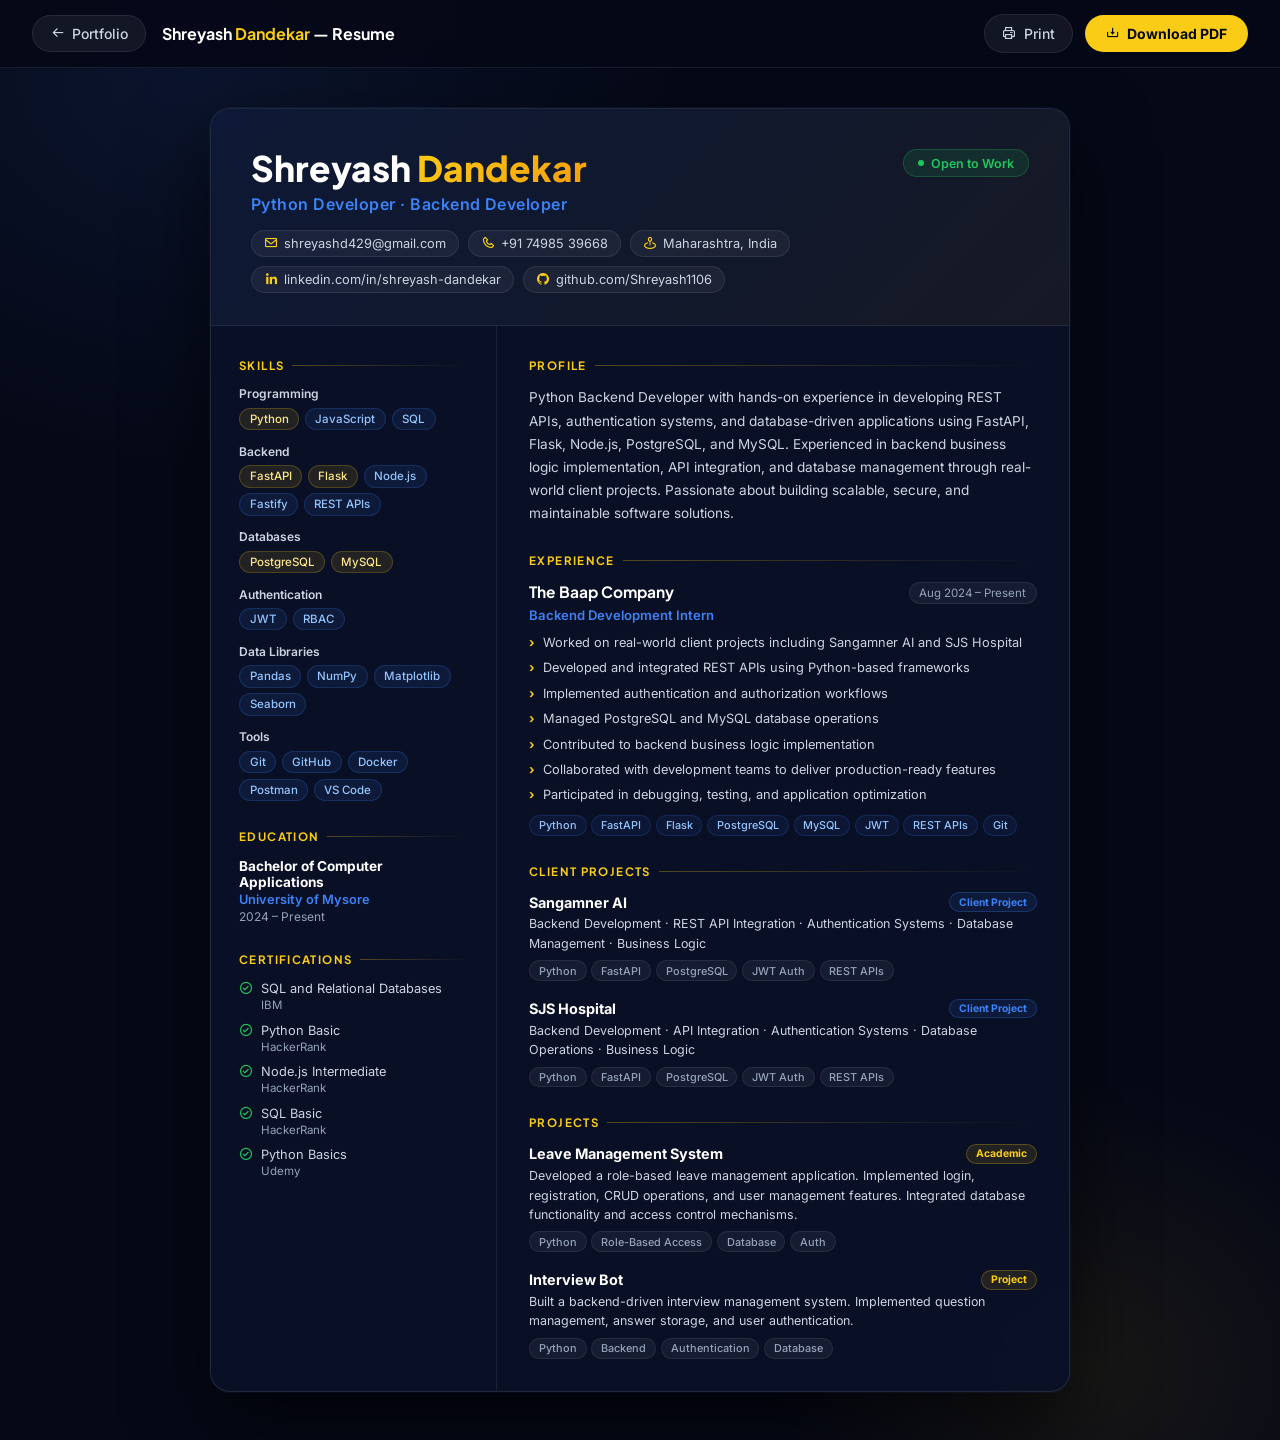
<file: resume.html>
<!DOCTYPE html>
<html lang="en">
  <head>
    <meta charset="UTF-8" />
    <meta name="viewport" content="width=device-width, initial-scale=1.0" />
    <meta name="description" content="Shreyash Dandekar — Resume | Python & Backend Developer" />
    <title>Resume — Shreyash Dandekar</title>
    <link rel="preconnect" href="https://fonts.googleapis.com" />
    <link rel="preconnect" href="https://fonts.gstatic.com" crossorigin />
    <link href="https://fonts.googleapis.com/css2?family=Inter:wght@400;500;600;700&family=Plus+Jakarta+Sans:wght@600;700;800&display=swap" rel="stylesheet" />
    <link href="https://cdn.jsdelivr.net/npm/boxicons@2.1.4/css/boxicons.min.css" rel="stylesheet" />
    <style>
      /* ── TOKENS ── */
      :root {
        --bg:       #050816;
        --surface:  rgba(15, 23, 42, 0.9);
        --border:   rgba(255,255,255,0.08);
        --yellow:   #facc15;
        --blue:     #3b82f6;
        --green:    #22c55e;
        --txt:      #ffffff;
        --txt-2:    #cbd5e1;
        --muted:    #94a3b8;
        --font:     "Inter", system-ui, sans-serif;
        --display:  "Plus Jakarta Sans", system-ui, sans-serif;
      }

      *, *::before, *::after { box-sizing: border-box; margin: 0; padding: 0; }
      html { font-size: 16px; }
      body {
        font-family: var(--font);
        background: var(--bg);
        background-image:
          radial-gradient(ellipse 70% 50% at 15% 5%,  rgba(59,130,246,0.1) 0%, transparent 55%),
          radial-gradient(ellipse 50% 40% at 85% 95%, rgba(250,204,21,0.08) 0%, transparent 50%);
        color: var(--txt);
        min-height: 100vh;
      }
      a { color: inherit; text-decoration: none; }

      /* ── TOP BAR ── */
      .topbar {
        position: sticky; top: 0; z-index: 100;
        display: flex; align-items: center; justify-content: space-between;
        padding: 0.9rem 2rem;
        background: rgba(5,8,22,0.85);
        backdrop-filter: blur(20px);
        border-bottom: 1px solid var(--border);
      }
      .topbar__left { display: flex; align-items: center; gap: 1rem; }
      .topbar__back {
        display: inline-flex; align-items: center; gap: 0.45rem;
        padding: 0.55rem 1.1rem; border-radius: 999px;
        background: rgba(255,255,255,0.06); border: 1px solid var(--border);
        color: var(--txt-2); font-size: 0.875rem; font-weight: 500;
        transition: all 0.2s ease; cursor: pointer;
      }
      .topbar__back:hover { background: rgba(255,255,255,0.12); color: var(--txt); }
      .topbar__title {
        font-family: var(--display); font-weight: 700; font-size: 1rem; color: var(--txt);
      }
      .topbar__title span { color: var(--yellow); }
      .topbar__right { display: flex; align-items: center; gap: 0.75rem; }
      .btn-download {
        display: inline-flex; align-items: center; gap: 0.45rem;
        padding: 0.6rem 1.3rem; border-radius: 999px;
        background: var(--yellow); color: #050816;
        font-weight: 700; font-size: 0.875rem; cursor: pointer;
        transition: all 0.2s ease; border: none; font-family: var(--font);
      }
      .btn-download:hover { box-shadow: 0 6px 24px rgba(250,204,21,0.3); transform: translateY(-1px); }
      .btn-print {
        display: inline-flex; align-items: center; gap: 0.45rem;
        padding: 0.6rem 1.1rem; border-radius: 999px;
        background: rgba(255,255,255,0.06); border: 1px solid var(--border);
        color: var(--txt-2); font-size: 0.875rem; font-weight: 500;
        cursor: pointer; transition: all 0.2s ease; font-family: var(--font);
      }
      .btn-print:hover { background: rgba(255,255,255,0.12); color: var(--txt); }

      /* ── PAGE WRAPPER ── */
      .page-wrap {
        display: flex; justify-content: center; align-items: flex-start;
        padding: 2.5rem 1.5rem 3rem;
      }

      /* ── RESUME SHEET ── */
      .resume {
        width: 100%; max-width: 860px;
        background: rgba(10, 16, 38, 0.95);
        border: 1px solid rgba(255,255,255,0.1);
        border-radius: 20px;
        box-shadow: 0 32px 80px rgba(0,0,0,0.6), 0 0 0 1px rgba(59,130,246,0.1);
        backdrop-filter: blur(24px);
        overflow: hidden;
      }

      /* ── RESUME HEADER ── */
      .r-head {
        padding: 2.5rem 2.5rem 2rem;
        background: linear-gradient(135deg, rgba(59,130,246,0.08) 0%, rgba(250,204,21,0.05) 100%);
        border-bottom: 1px solid var(--border);
        display: grid; grid-template-columns: 1fr auto;
        gap: 1.5rem; align-items: start;
      }
      .r-head__name {
        font-family: var(--display); font-size: 2.2rem; font-weight: 800;
        color: var(--txt); line-height: 1.1; margin-bottom: 0.4rem;
      }
      .r-head__name span {
        background: linear-gradient(135deg, var(--yellow), #f59e0b);
        -webkit-background-clip: text; -webkit-text-fill-color: transparent;
        background-clip: text;
      }
      .r-head__role {
        font-size: 1rem; font-weight: 600; color: var(--blue); margin-bottom: 1rem;
        letter-spacing: 0.03em;
      }
      .r-head__contacts { display: flex; flex-wrap: wrap; gap: 0.6rem; }
      .r-contact {
        display: inline-flex; align-items: center; gap: 0.35rem;
        font-size: 0.8rem; color: var(--txt-2);
        padding: 0.3rem 0.75rem; border-radius: 999px;
        background: rgba(255,255,255,0.05); border: 1px solid var(--border);
      }
      .r-contact i { color: var(--yellow); font-size: 0.9rem; }
      .r-contact a { color: inherit; }
      .r-head__right { text-align: right; }
      .r-status {
        display: inline-flex; align-items: center; gap: 0.4rem;
        padding: 0.35rem 0.9rem; border-radius: 999px;
        background: rgba(34,197,94,0.12); border: 1px solid rgba(34,197,94,0.25);
        color: var(--green); font-size: 0.78rem; font-weight: 600;
      }
      .pulse { width: 6px; height: 6px; border-radius: 50%; background: var(--green); animation: pulse 2s ease infinite; }
      @keyframes pulse { 0%,100%{opacity:1;transform:scale(1)} 50%{opacity:.6;transform:scale(1.5)} }

      /* ── RESUME BODY ── */
      .r-body {
        display: grid; grid-template-columns: 1fr 2fr;
        gap: 0;
      }

      /* ── LEFT COLUMN ── */
      .r-left {
        padding: 2rem 1.75rem;
        border-right: 1px solid var(--border);
        display: flex; flex-direction: column; gap: 1.75rem;
      }

      /* ── RIGHT COLUMN ── */
      .r-right {
        padding: 2rem 2rem 2rem 2rem;
        display: flex; flex-direction: column; gap: 1.75rem;
      }

      /* ── SECTION ── */
      .r-section__title {
        font-family: var(--display); font-size: 0.72rem; font-weight: 700;
        text-transform: uppercase; letter-spacing: 0.12em;
        color: var(--yellow); margin-bottom: 0.85rem;
        display: flex; align-items: center; gap: 0.5rem;
      }
      .r-section__title::after {
        content: ""; flex: 1; height: 1px;
        background: linear-gradient(90deg, rgba(250,204,21,0.3), transparent);
      }

      /* Skills */
      .skill-group { margin-bottom: 0.85rem; }
      .skill-group:last-child { margin-bottom: 0; }
      .skill-group__label { font-size: 0.75rem; font-weight: 600; color: var(--txt-2); margin-bottom: 0.4rem; }
      .skill-chips { display: flex; flex-wrap: wrap; gap: 0.35rem; }
      .chip {
        padding: 0.2rem 0.6rem; border-radius: 999px;
        font-size: 0.72rem; font-weight: 500;
        background: rgba(59,130,246,0.1); border: 1px solid rgba(59,130,246,0.2);
        color: #93c5fd;
      }
      .chip--yellow { background: rgba(250,204,21,0.1); border-color: rgba(250,204,21,0.2); color: #fde68a; }

      /* Education */
      .edu-item { margin-bottom: 0.75rem; }
      .edu-item:last-child { margin-bottom: 0; }
      .edu-item__degree { font-size: 0.85rem; font-weight: 700; color: var(--txt); margin-bottom: 0.15rem; }
      .edu-item__school { font-size: 0.8rem; color: var(--blue); font-weight: 600; margin-bottom: 0.1rem; }
      .edu-item__year { font-size: 0.75rem; color: var(--muted); }

      /* Certifications */
      .cert-item {
        display: flex; align-items: flex-start; gap: 0.5rem;
        margin-bottom: 0.6rem; font-size: 0.8rem;
      }
      .cert-item:last-child { margin-bottom: 0; }
      .cert-item i { color: var(--green); font-size: 0.9rem; flex-shrink: 0; margin-top: 1px; }
      .cert-item__name { color: var(--txt-2); line-height: 1.4; }
      .cert-item__issuer { color: var(--muted); font-size: 0.72rem; }

      /* Contact (left) */
      .contact-item {
        display: flex; align-items: center; gap: 0.6rem;
        font-size: 0.8rem; color: var(--txt-2); margin-bottom: 0.55rem;
      }
      .contact-item:last-child { margin-bottom: 0; }
      .contact-item i { color: var(--yellow); font-size: 1rem; flex-shrink: 0; width: 16px; }
      .contact-item a { color: var(--txt-2); }
      .contact-item a:hover { color: var(--blue); }

      /* Experience */
      .exp-item { margin-bottom: 1.25rem; }
      .exp-item:last-child { margin-bottom: 0; }
      .exp-item__header { display: flex; justify-content: space-between; align-items: flex-start; margin-bottom: 0.2rem; gap: 0.5rem; }
      .exp-item__company { font-family: var(--display); font-size: 0.97rem; font-weight: 700; color: var(--txt); }
      .exp-item__period {
        font-size: 0.72rem; color: var(--muted); white-space: nowrap;
        padding: 0.2rem 0.6rem; border-radius: 999px;
        background: rgba(255,255,255,0.05); border: 1px solid var(--border);
      }
      .exp-item__role { font-size: 0.82rem; font-weight: 600; color: var(--blue); margin-bottom: 0.6rem; }
      .exp-item__list { display: grid; gap: 0.35rem; }
      .exp-item__list li {
        display: flex; gap: 0.5rem; align-items: flex-start;
        font-size: 0.8rem; color: var(--txt-2); line-height: 1.55;
      }
      .exp-item__list li::before { content: "›"; color: var(--yellow); font-weight: 700; flex-shrink: 0; }
      .exp-item__tags { display: flex; flex-wrap: wrap; gap: 0.3rem; margin-top: 0.6rem; }
      .exp-item__tags span {
        padding: 0.15rem 0.55rem; border-radius: 999px;
        font-size: 0.68rem; font-weight: 500;
        background: rgba(59,130,246,0.08); border: 1px solid rgba(59,130,246,0.18);
        color: #93c5fd;
      }

      /* Projects */
      .proj-item { margin-bottom: 1.1rem; }
      .proj-item:last-child { margin-bottom: 0; }
      .proj-item__header { display: flex; align-items: center; justify-content: space-between; margin-bottom: 0.15rem; gap: 0.5rem; }
      .proj-item__name { font-size: 0.9rem; font-weight: 700; color: var(--txt); }
      .proj-badge {
        font-size: 0.65rem; font-weight: 700; padding: 0.15rem 0.55rem;
        border-radius: 999px;
        background: rgba(34,197,94,0.1); border: 1px solid rgba(34,197,94,0.25);
        color: var(--green); white-space: nowrap;
      }
      .proj-item__desc { font-size: 0.78rem; color: var(--txt-2); line-height: 1.55; margin-bottom: 0.45rem; }
      .proj-item__tags { display: flex; flex-wrap: wrap; gap: 0.3rem; }
      .proj-item__tags span {
        padding: 0.15rem 0.55rem; border-radius: 999px; font-size: 0.68rem; font-weight: 500;
        background: rgba(255,255,255,0.05); border: 1px solid var(--border);
        color: var(--muted);
      }

      /* ── PRINT STYLES ── */
      @media print {
        body { background: #fff !important; }
        .topbar { display: none !important; }
        .page-wrap { padding: 0 !important; }
        .resume {
          border-radius: 0 !important; box-shadow: none !important;
          border: none !important; max-width: 100% !important;
          background: #fff !important;
        }
        .r-head { background: #f8fafc !important; }
        .r-head__name { color: #0f172a !important; }
        .r-head__name span { -webkit-text-fill-color: #f59e0b !important; }
        .r-head__role { color: #2563eb !important; }
        .r-contact { background: #f1f5f9 !important; border-color: #e2e8f0 !important; color: #475569 !important; }
        .r-left { background: #f8fafc !important; }
        .r-section__title { color: #b45309 !important; }
        .chip { background: #dbeafe !important; border-color: #bfdbfe !important; color: #1d4ed8 !important; }
        .chip--yellow { background: #fef9c3 !important; border-color: #fde68a !important; color: #92400e !important; }
        .exp-item__company, .proj-item__name { color: #0f172a !important; }
        .exp-item__role { color: #2563eb !important; }
        .exp-item__list li, .proj-item__desc { color: #334155 !important; }
        .exp-item__period { background: #f1f5f9 !important; color: #64748b !important; }
        .edu-item__degree { color: #0f172a !important; }
        .edu-item__school { color: #2563eb !important; }
        .contact-item { color: #334155 !important; }
        .cert-item__name { color: #334155 !important; }
      }

      /* ── RESPONSIVE ── */
      @media (max-width: 680px) {
        .topbar { padding: 0.75rem 1rem; }
        .topbar__title { display: none; }
        .btn-print { display: none; }
        .page-wrap { padding: 1rem 0.75rem 2rem; }
        .r-head { grid-template-columns: 1fr; gap: 1rem; padding: 1.5rem; }
        .r-head__right { text-align: left; }
        .r-head__name { font-size: 1.6rem; }
        .r-body { grid-template-columns: 1fr; }
        .r-left { border-right: none; border-bottom: 1px solid var(--border); padding: 1.5rem; }
        .r-right { padding: 1.5rem; }
      }
    </style>
  </head>
  <body>

    <!-- TOP BAR -->
    <div class="topbar">
      <div class="topbar__left">
        <a href="index.html" class="topbar__back">
          <i class="bx bx-arrow-back"></i> Portfolio
        </a>
        <span class="topbar__title">Shreyash <span>Dandekar</span> — Resume</span>
      </div>
      <div class="topbar__right">
        <button class="btn-print" onclick="window.print()">
          <i class="bx bx-printer"></i> Print
        </button>
        <a href="assets/ShreyashDandekar_Resume.pdf" download="ShreyashDandekar_Resume.pdf" class="btn-download" aria-label="Download Resume PDF" onclick="downloadResume(event)">
          <i class="bx bx-download"></i> Download PDF
        </a>
      </div>
    </div>

    <!-- RESUME PAGE -->
    <div class="page-wrap">
      <div class="resume">

        <!-- HEADER -->
        <div class="r-head">
          <div class="r-head__left">
            <h1 class="r-head__name">Shreyash <span>Dandekar</span></h1>
            <p class="r-head__role">Python Developer · Backend Developer</p>
            <div class="r-head__contacts">
              <span class="r-contact"><i class="bx bx-envelope"></i><a href="mailto:shreyashd429@gmail.com">shreyashd429@gmail.com</a></span>
              <span class="r-contact"><i class="bx bx-phone"></i><a href="tel:+917498539668">+91 74985 39668</a></span>
              <span class="r-contact"><i class="bx bx-map-pin"></i>Maharashtra, India</span>
              <span class="r-contact"><i class="bx bxl-linkedin"></i><a href="https://www.linkedin.com/in/shreyash-dandekar-19387a321" target="_blank">linkedin.com/in/shreyash-dandekar</a></span>
              <span class="r-contact"><i class="bx bxl-github"></i><a href="https://github.com/Shreyash1106" target="_blank">github.com/Shreyash1106</a></span>
            </div>
          </div>
          <div class="r-head__right">
            <span class="r-status">
              <span class="pulse"></span> Open to Work
            </span>
          </div>
        </div>

        <!-- BODY -->
        <div class="r-body">

          <!-- LEFT COLUMN -->
          <div class="r-left">

            <!-- Skills -->
            <div>
              <p class="r-section__title">Skills</p>
              <div class="skill-group">
                <p class="skill-group__label">Programming</p>
                <div class="skill-chips">
                  <span class="chip chip--yellow">Python</span>
                  <span class="chip">JavaScript</span>
                  <span class="chip">SQL</span>
                </div>
              </div>
              <div class="skill-group">
                <p class="skill-group__label">Backend</p>
                <div class="skill-chips">
                  <span class="chip chip--yellow">FastAPI</span>
                  <span class="chip chip--yellow">Flask</span>
                  <span class="chip">Node.js</span>
                  <span class="chip">Fastify</span>
                  <span class="chip">REST APIs</span>
                </div>
              </div>
              <div class="skill-group">
                <p class="skill-group__label">Databases</p>
                <div class="skill-chips">
                  <span class="chip chip--yellow">PostgreSQL</span>
                  <span class="chip chip--yellow">MySQL</span>
                </div>
              </div>
              <div class="skill-group">
                <p class="skill-group__label">Authentication</p>
                <div class="skill-chips">
                  <span class="chip">JWT</span>
                  <span class="chip">RBAC</span>
                </div>
              </div>
              <div class="skill-group">
                <p class="skill-group__label">Data Libraries</p>
                <div class="skill-chips">
                  <span class="chip">Pandas</span>
                  <span class="chip">NumPy</span>
                  <span class="chip">Matplotlib</span>
                  <span class="chip">Seaborn</span>
                </div>
              </div>
              <div class="skill-group">
                <p class="skill-group__label">Tools</p>
                <div class="skill-chips">
                  <span class="chip">Git</span>
                  <span class="chip">GitHub</span>
                  <span class="chip">Docker</span>
                  <span class="chip">Postman</span>
                  <span class="chip">VS Code</span>
                </div>
              </div>
            </div>

            <!-- Education -->
            <div>
              <p class="r-section__title">Education</p>
              <div class="edu-item">
                <p class="edu-item__degree">Bachelor of Computer Applications</p>
                <p class="edu-item__school">University of Mysore</p>
                <p class="edu-item__year">2024 – Present</p>
              </div>
            </div>

            <!-- Certifications -->
            <div>
              <p class="r-section__title">Certifications</p>
              <div class="cert-item">
                <i class="bx bx-check-circle"></i>
                <div>
                  <p class="cert-item__name">SQL and Relational Databases</p>
                  <p class="cert-item__issuer">IBM</p>
                </div>
              </div>
              <div class="cert-item">
                <i class="bx bx-check-circle"></i>
                <div>
                  <p class="cert-item__name">Python Basic</p>
                  <p class="cert-item__issuer">HackerRank</p>
                </div>
              </div>
              <div class="cert-item">
                <i class="bx bx-check-circle"></i>
                <div>
                  <p class="cert-item__name">Node.js Intermediate</p>
                  <p class="cert-item__issuer">HackerRank</p>
                </div>
              </div>
              <div class="cert-item">
                <i class="bx bx-check-circle"></i>
                <div>
                  <p class="cert-item__name">SQL Basic</p>
                  <p class="cert-item__issuer">HackerRank</p>
                </div>
              </div>
              <div class="cert-item">
                <i class="bx bx-check-circle"></i>
                <div>
                  <p class="cert-item__name">Python Basics</p>
                  <p class="cert-item__issuer">Udemy</p>
                </div>
              </div>
            </div>

          </div>

          <!-- RIGHT COLUMN -->
          <div class="r-right">

            <!-- Summary -->
            <div>
              <p class="r-section__title">Profile</p>
              <p style="font-size:0.85rem; color:var(--txt-2); line-height:1.7;">
                Python Backend Developer with hands-on experience in developing REST APIs, authentication systems, and database-driven applications using FastAPI, Flask, Node.js, PostgreSQL, and MySQL. Experienced in backend business logic implementation, API integration, and database management through real-world client projects. Passionate about building scalable, secure, and maintainable software solutions.
              </p>
            </div>

            <!-- Experience -->
            <div>
              <p class="r-section__title">Experience</p>
              <div class="exp-item">
                <div class="exp-item__header">
                  <span class="exp-item__company">The Baap Company</span>
                  <span class="exp-item__period">Aug 2024 – Present</span>
                </div>
                <p class="exp-item__role">Backend Development Intern</p>
                <ul class="exp-item__list">
                  <li>Worked on real-world client projects including Sangamner AI and SJS Hospital</li>
                  <li>Developed and integrated REST APIs using Python-based frameworks</li>
                  <li>Implemented authentication and authorization workflows</li>
                  <li>Managed PostgreSQL and MySQL database operations</li>
                  <li>Contributed to backend business logic implementation</li>
                  <li>Collaborated with development teams to deliver production-ready features</li>
                  <li>Participated in debugging, testing, and application optimization</li>
                </ul>
                <div class="exp-item__tags">
                  <span>Python</span><span>FastAPI</span><span>Flask</span>
                  <span>PostgreSQL</span><span>MySQL</span><span>JWT</span><span>REST APIs</span><span>Git</span>
                </div>
              </div>
            </div>

            <!-- Client Projects -->
            <div>
              <p class="r-section__title">Client Projects</p>
              <div class="proj-item">
                <div class="proj-item__header">
                  <span class="proj-item__name">Sangamner AI</span>
                  <span class="proj-badge" style="background:rgba(59,130,246,0.1);border-color:rgba(59,130,246,0.25);color:#3b82f6;">Client Project</span>
                </div>
                <p class="proj-item__desc">Backend Development · REST API Integration · Authentication Systems · Database Management · Business Logic</p>
                <div class="proj-item__tags">
                  <span>Python</span><span>FastAPI</span><span>PostgreSQL</span><span>JWT Auth</span><span>REST APIs</span>
                </div>
              </div>
              <div class="proj-item">
                <div class="proj-item__header">
                  <span class="proj-item__name">SJS Hospital</span>
                  <span class="proj-badge" style="background:rgba(59,130,246,0.1);border-color:rgba(59,130,246,0.25);color:#3b82f6;">Client Project</span>
                </div>
                <p class="proj-item__desc">Backend Development · API Integration · Authentication Systems · Database Operations · Business Logic</p>
                <div class="proj-item__tags">
                  <span>Python</span><span>FastAPI</span><span>PostgreSQL</span><span>JWT Auth</span><span>REST APIs</span>
                </div>
              </div>
            </div>

            <!-- Projects -->
            <div>
              <p class="r-section__title">Projects</p>
              <div class="proj-item">
                <div class="proj-item__header">
                  <span class="proj-item__name">Leave Management System</span>
                  <span class="proj-badge" style="background:rgba(250,204,21,0.1);border-color:rgba(250,204,21,0.25);color:#facc15;">Academic</span>
                </div>
                <p class="proj-item__desc">
                  Developed a role-based leave management application. Implemented login, registration, CRUD operations, and user management features. Integrated database functionality and access control mechanisms.
                </p>
                <div class="proj-item__tags">
                  <span>Python</span><span>Role-Based Access</span><span>Database</span><span>Auth</span>
                </div>
              </div>
              <div class="proj-item">
                <div class="proj-item__header">
                  <span class="proj-item__name">Interview Bot</span>
                  <span class="proj-badge" style="background:rgba(250,204,21,0.1);border-color:rgba(250,204,21,0.25);color:#facc15;">Project</span>
                </div>
                <p class="proj-item__desc">
                  Built a backend-driven interview management system. Implemented question management, answer storage, and user authentication.
                </p>
                <div class="proj-item__tags">
                  <span>Python</span><span>Backend</span><span>Authentication</span><span>Database</span>
                </div>
              </div>
            </div>

          </div>
        </div>
        <!-- end r-body -->

      </div>
      <!-- end .resume -->
    </div>

  <div id="toast" class="form-status success" style="display:none; position:fixed; top:20px; right:20px; z-index:1000; min-width:200px; text-align:center;">
    Resume download started
  </div>
<script>
  function downloadResume(event) {
    // Prevent default anchor navigation
    event.preventDefault();
    const link = event.currentTarget;
    const href = link.getAttribute('href');
    const filename = link.getAttribute('download') || 'resume.pdf';
    // Trigger download programmatically
    const a = document.createElement('a');
    a.href = href;
    a.download = filename;
    document.body.appendChild(a);
    a.click();
    document.body.removeChild(a);
    // Show toast notification
    const toast = document.getElementById('toast');
    if (toast) {
      toast.style.display = 'block';
      // Hide after 3 seconds
      setTimeout(() => {
        toast.style.display = 'none';
      }, 3000);
    }
  }
</script>
</body>
</html>
</file>
